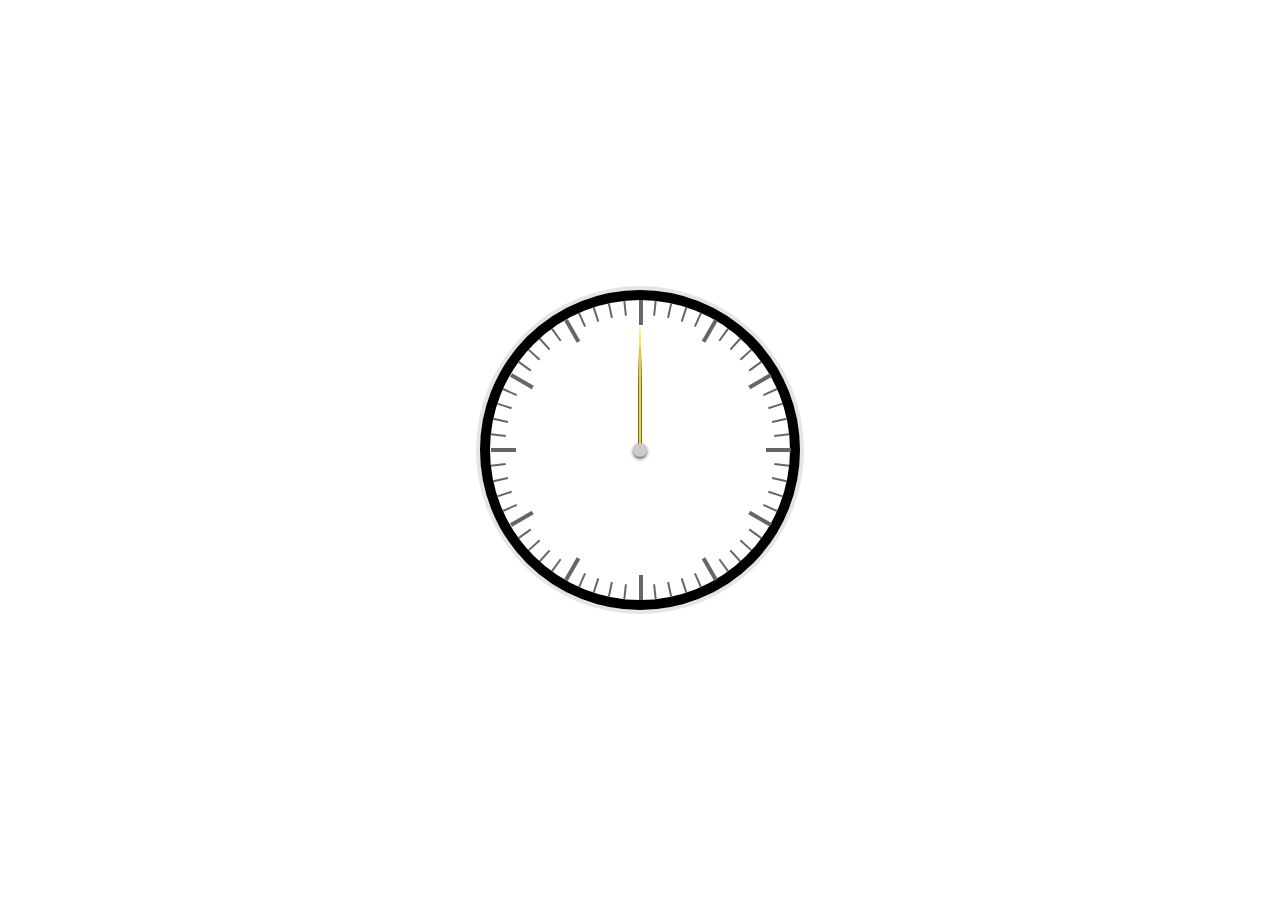
<file: JSClockDay2/index.html>
<!DOCTYPE html>
<html>
  <head>
    <meta charset="utf-8" />
    <meta http-equiv="X-UA-Compatible" content="IE=edge" />
    <title>JS Clock</title>
    <meta name="description" content="" />
    <meta name="viewport" content="width=device-width, initial-scale=1" />
    <link rel="stylesheet" href="styles.css" />
  </head>
  <body>
    <div class="clock">
      <div class="clock-face">
        <div class="dot"></div>
        <div class="hand hour-hand"></div>
        <div class="hand min-hand"></div>
        <div class="hand second-hand"></div>
        <div class="diallines"></div>
      </div>
    </div>

    <script src="script.js"></script>
  </body>
</html>
</file>
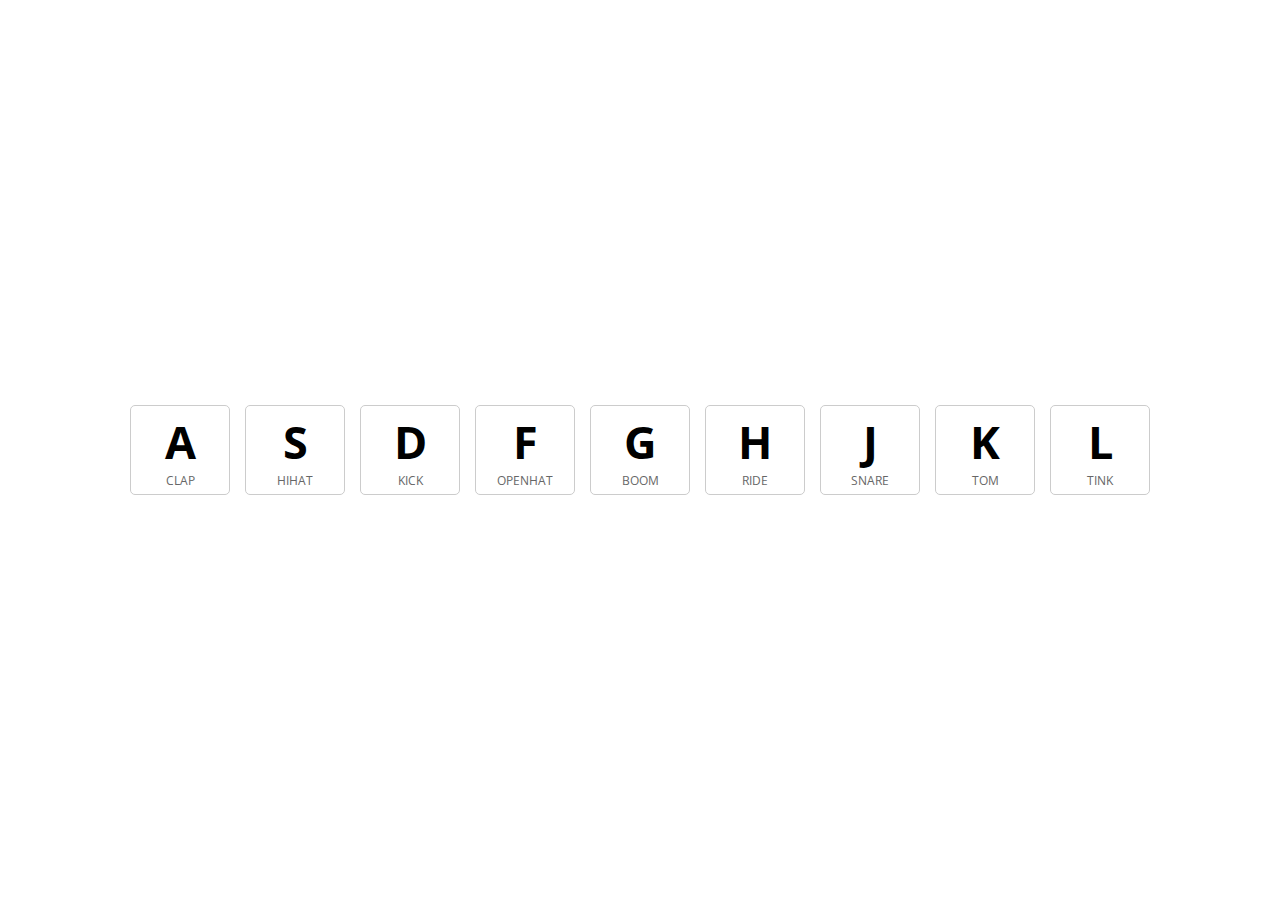
<file: JSDrumKitDay1/index.html>
<!DOCTYPE html>
<html>
  <head>
    <meta charset="utf-8" />
    <meta http-equiv="X-UA-Compatible" content="IE=edge" />
    <title></title>
    <meta name="description" content="" />
    <meta name="viewport" content="width=device-width, initial-scale=1" />
    <link rel="stylesheet" href="styles.css" />
    <link
      href="https://fonts.googleapis.com/css2?family=Open+Sans:ital,wght@0,300..800;1,300..800&display=swap"
      rel="stylesheet"
    />
  </head>
  <body>
    <div class="keys">
      <div class="key" data-key="65">
        <h3>A</h3>
        <span>CLAP</span>
      </div>
      <div class="key" data-key="83">
        <h3>S</h3>
        <span>HIHAT</span>
      </div>
      <div class="key" data-key="68">
        <h3>D</h3>
        <span>KICK</span>
      </div>
      <div class="key" data-key="70">
        <h3>F</h3>
        <span>OPENHAT</span>
      </div>
      <div class="key" data-key="71">
        <h3>G</h3>
        <span>BOOM</span>
      </div>
      <div class="key" data-key="72">
        <h3>H</h3>
        <span>RIDE</span>
      </div>
      <div class="key" data-key="74">
        <h3>J</h3>
        <span>SNARE</span>
      </div>
      <div class="key" data-key="75">
        <h3>K</h3>
        <span>TOM</span>
      </div>
      <div class="key" data-key="76">
        <h3>L</h3>
        <span>TINK</span>
      </div>
    </div>

    <audio data-key="65" src="sounds/clap.wav"></audio>
    <audio data-key="83" src="sounds/hihat.wav"></audio>
    <audio data-key="68" src="sounds/kick.wav"></audio>
    <audio data-key="70" src="sounds/openhat.wav"></audio>
    <audio data-key="71" src="sounds/boom.wav"></audio>
    <audio data-key="72" src="sounds/ride.wav"></audio>
    <audio data-key="74" src="sounds/snare.wav"></audio>
    <audio data-key="75" src="sounds/tom.wav"></audio>
    <audio data-key="76" src="sounds/tink.wav"></audio>

    <script>
      const keys = document.querySelectorAll(".key");
      window.addEventListener("keydown", function (e) {
        let audio = document.querySelector(`audio[data-key="${e.keyCode}"]`);
        let key = document.querySelector(`.key[data-key="${e.keyCode}"]`);
        if (!audio) return; // stop the function from running all together
        audio.currentTime = 0; // rewind to the start
        audio.play();
        key.classList.add("playing");
      });

      keys.forEach((key) => {
        key.addEventListener("transitionend", function (e) {
          if (e.propertyName !== "transform") return; // skip it if it's not a transform
          key.classList.remove("playing");
        });
      });
    </script>
  </body>
</html>
</file>
<file: JSClockDay2/styles.css>
* {
  margin: 0;
  padding: 0;
  box-sizing: border-box;
}

body {
  display: flex;
  align-items: center;
  justify-content: center;
  height: 100vh;
  font-size: 2rem;
}

.clock {
  width: 320px;
  height: 320px;
  border-radius: 50%;
  border: 10px solid black;
  box-shadow: 0 0 0px 4px rgba(0, 0, 0, 0.1);
}

.clock-face {
  position: relative;
  width: 100%;
  height: 100%;
}

.dot {
  width: 14px;
  height: 14px;
  border-radius: 50%;
  background: #ccc;
  top: 0;
  left: 0;
  right: 0;
  bottom: 0;
  margin: auto;
  position: absolute;
  z-index: 10;
  box-shadow: 0 2px 4px -1px black;
}

.hour-hand {
  position: absolute;
  z-index: 5;
  width: 4px;
  height: 65px;
  background: #666;
  top: 79px;
  left: 50%;
  margin-left: -2px;
  border-top-left-radius: 50%;
  border-top-right-radius: 50%;
  transform-origin: 50% 72px;
}

.min-hand {
  position: absolute;
  z-index: 6;
  width: 4px;
  height: 100px;
  background: #666;
  top: 46px;
  left: 50%;
  margin-left: -2px;
  border-top-left-radius: 50%;
  border-top-right-radius: 50%;
  transform-origin: 50% 105px;
}

.second-hand {
  position: absolute;
  z-index: 7;
  width: 2px;
  height: 120px;
  background: gold;
  top: 26px;
  left: 50%;
  margin-left: -1px;
  border-top-left-radius: 50%;
  border-top-right-radius: 50%;
  transform-origin: 50% 125px;
}

.diallines {
  position: absolute;
  z-index: 2;
  width: 2px;
  height: 15px;
  background: #666;
  left: 50%;
  margin-left: -1px;
  transform-origin: 50% 150px;
}
.diallines:nth-of-type(5n) {
  position: absolute;
  z-index: 2;
  width: 4px;
  height: 25px;
  background: #666;
  left: 50%;
  margin-left: -1px;
  transform-origin: 50% 150px;
}
</file>
<file: JSDrumKitDay1/styles.css>
* {
  margin: 0;
  padding: 0;
  box-sizing: border-box;
  font-family: "Open Sans", sans-serif;
}

body {
  display: flex;
  justify-content: center;
  align-items: center;
  height: 100vh;
}

.keys {
  display: flex;
  gap: 15px;
}

.key {
  width: 100px;
  height: 90px;
  background-color: #ffffff;
  border: 1px solid #ccc;
  border-radius: 5px;
  display: flex;
  flex-direction: column;
  justify-content: center;
  align-items: center;
  font-size: 14px;
  cursor: pointer;
  transition: all 0.07s;
}

.key h3 {
  font-size: 45px;
}

.key span {
  font-size: 12px;
  color: #666;
}

.playing {
  transform: scale(1.1);
  box-shadow: 0px 0px 100px 45px rgba(0, 0, 0, 0.1);
}
</file>
